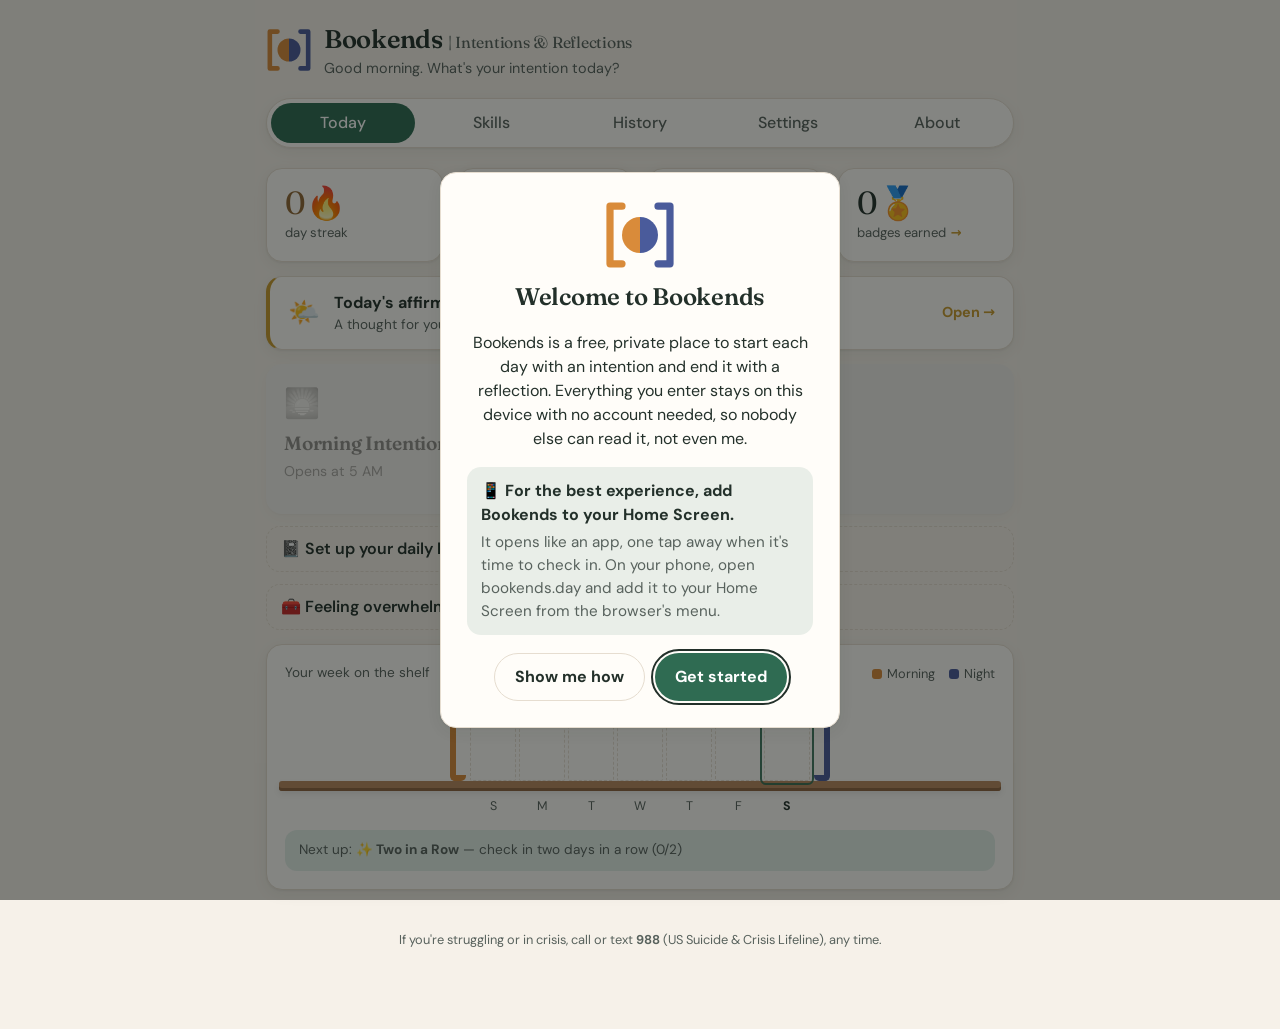
<file: index.html>
<!DOCTYPE html>
<html lang="en">
<head>
<meta charset="UTF-8">
<meta name="viewport" content="width=device-width, initial-scale=1">
<meta name="text-scale" content="scale">
<title>Bookends | Intentions &amp; Reflections</title>
<meta name="description" content="Bookends: morning intentions and nightly reflections, one wellness check-in at a time.">
<link rel="icon" href="/favicon.ico" sizes="48x48">
<link rel="icon" href="/favicon.svg" type="image/svg+xml">
<link rel="apple-touch-icon" href="/apple-touch-icon.png">
<link rel="manifest" href="/site.webmanifest">
<meta name="theme-color" content="#2f6b52">
<link rel="preload" href="fonts/dm-sans.woff2" as="font" type="font/woff2" crossorigin>
<link rel="preload" href="fonts/fraunces-opsz.woff2" as="font" type="font/woff2" crossorigin>
<style>
/* Self-hosted fonts (SIL Open Font License, see fonts/LICENSE-*). Variable weight, Latin subset. */
@font-face{font-family:"DM Sans";src:url("fonts/dm-sans.woff2") format("woff2");font-weight:100 1000;font-style:normal;font-display:swap}
@font-face{font-family:"Fraunces";src:url("fonts/fraunces-opsz.woff2") format("woff2");font-weight:100 900;font-style:normal;font-display:swap}
</style>
<link rel="stylesheet" href="css/styles.css?v=76">
</head>
<body>
<canvas id="confetti" aria-hidden="true"></canvas>
<div class="wrap">
  <header class="top">
    <div class="brand">
      <svg class="mark" viewBox="60 50 120 120" role="img" aria-label="Bookends logo">
        <path d="M90 62H70V158H90" fill="none" stroke="var(--morning)" stroke-width="12" stroke-linecap="round" stroke-linejoin="round"/>
        <path d="M150 62H170V158H150" fill="none" stroke="var(--night)" stroke-width="12" stroke-linecap="round" stroke-linejoin="round"/>
        <path d="M120 80A30 30 0 0 0 120 140Z" fill="var(--morning)"/><path d="M120 80A30 30 0 0 1 120 140Z" fill="var(--night)"/>
      </svg>
      <div>
      <h1>Bookends <span class="h1-sub"><span class="pipe">| </span>Intentions &amp; Reflections</span></h1>
      <div class="sub" id="greeting">Wellness check-ins, morning and night</div>
      </div>
    </div>
  </header>
  <nav class="tabs" id="tabs">
    <button data-v="today" class="on">Today</button>
    <button data-v="skills">Skills</button>
    <button data-v="history">History</button>
    <button data-v="settings">Settings</button>
    <button data-v="about">About</button>
  </nav>
  <main id="app"><div class="loading">Loading your check-ins…</div></main>
  <footer class="help">If you're struggling or in crisis, call or text <b>988</b> (US Suicide &amp; Crisis Lifeline), any time.</footer>
</div>

<script src="js/app.js?v=122"></script>
</body>
</html>
</file>
<file: css/styles.css>
/* =========================================================
   THEME — tweak colors here
   ========================================================= */
:root{
  --wood:#b98a5e; --wood-dark:#8f6440;
  --bg:#f6f1e9; --card:#fffdf9; --ink:#23302a; --muted:#58625d; --line:#e6ddd0;
  --accent:#2f6b52; --accent-soft:#e3efe8; --morning:#d98b3a; --morning-soft:#fbeedd;
  --night:#4a5b9b; --night-soft:#e6e9f6; --gold:#c99a2e; --danger:#b4493c;
  --radius:16px; --shadow:0 1px 2px rgba(35,48,42,.06),0 4px 16px rgba(35,48,42,.06);
}
@media (prefers-color-scheme:dark){:root{
  --wood:#7a5a3c; --wood-dark:#553d28;
  --bg:#151a18; --card:#1e2522; --ink:#e9ece8; --muted:#9aa5a0; --line:#2e3833;
  --accent:#6fc19a; --accent-soft:#22362d; --morning:#f0a85a; --morning-soft:#3a2c1c;
  --night:#9aaaf0; --night-soft:#252b45; --gold:#e6bd55; --danger:#e07a6c;
  --shadow:0 1px 2px rgba(0,0,0,.3),0 4px 16px rgba(0,0,0,.25);
}}
*{box-sizing:border-box}
/* Text size follows the person's device setting: rem everywhere, root left at the browser's size
   (Chrome on Android scales it via <meta name="text-scale">; Firefox does it on its own). */
:root{font-size:100%}
/* iPhone and iPad: use the Dynamic Type size from Settings → Display & Brightness → Text Size */
@supports (font:-apple-system-body) and (-webkit-touch-callout:default){:root{font:-apple-system-body}}
body{margin:0;background:var(--bg);color:var(--ink);font:1rem/1.5 "DM Sans",system-ui,sans-serif;-webkit-font-smoothing:antialiased}
h1,h2,h3{font-family:Fraunces,Georgia,serif;font-weight:600;margin:0;letter-spacing:-.01em}
button{font:inherit;color:inherit;cursor:pointer}
.wrap{max-width:780px;margin:0 auto;padding:20px 16px 80px}
header.top{display:flex;align-items:center;justify-content:space-between;gap:12px;margin-bottom:18px}
header.top h1{font-size:1.6rem}
.h1-sub{font-weight:400;color:var(--muted);font-variation-settings:"opsz" 28} /* keep the swoopy ampersand at small sizes too */
@media(max-width:560px){.h1-sub{display:block;font-size:1rem}.h1-sub .pipe{display:none}}
.brand{display:flex;align-items:center;gap:12px}
.brand .mark{width:46px;height:46px;flex:none}
header.top .sub{color:var(--muted);font-size:.9rem}
nav.tabs{display:flex;gap:4px;background:var(--card);border:1px solid var(--line);border-radius:999px;padding:4px;margin-bottom:20px;box-shadow:var(--shadow)}
nav.tabs button{flex:1;border:0;background:none;padding:8px 10px;border-radius:999px;font-weight:500;color:var(--muted)}
nav.tabs button.on{background:var(--accent);color:#fff}
.card{background:var(--card);border:1px solid var(--line);border-radius:var(--radius);padding:18px;box-shadow:var(--shadow)}
.grid{display:grid;gap:14px}
.stats{grid-template-columns:repeat(4,1fr)}
@media(max-width:560px){.stats{grid-template-columns:repeat(2,1fr)}}
.stat .n{font-family:Fraunces,serif;font-size:2rem;line-height:1}
.stat .l{color:var(--muted);font-size:.82rem;margin-top:4px}
.stat.streak .n{color:var(--morning)}
.checkins{grid-template-columns:1fr 1fr;margin-top:14px}
@media(max-width:560px){.checkins{grid-template-columns:1fr}}
.ci{border:0;text-align:left;display:flex;flex-direction:column;gap:6px;min-height:150px;position:relative;overflow:hidden}
.ci.morning{background:var(--morning-soft)} .ci.night{background:var(--night-soft)}
.ci .ico{font-size:1.8rem}
.ci .ci-title{font-family:Fraunces,Georgia,serif;font-weight:600;letter-spacing:-.01em;font-size:1.2rem;line-height:1.25;color:var(--ink)}
.ci .st{font-size:.88rem;color:var(--muted)}
.ci .go{margin-top:auto;font-weight:700;font-size:.9rem}
.ci.morning .go{color:var(--morning)} .ci.night .go{color:var(--night)}
.ci.closed{filter:grayscale(1);opacity:.5;cursor:not-allowed}
.ci.closed .go{color:var(--muted)}
.ci.past{opacity:.85}
.ci.done::after{content:"✓";position:absolute;top:14px;right:16px;width:28px;height:28px;border-radius:50%;background:var(--accent);color:#fff;display:grid;place-items:center;font-weight:700}
.week{display:flex;justify-content:space-between;margin-top:14px}
.day{display:flex;flex-direction:column;align-items:center;gap:6px;font-size:.78rem;color:var(--muted)}
.day.today .dl{color:var(--ink);font-weight:700}
.dots{display:flex;flex-direction:column;gap:3px}
.dot{width:26px;height:12px;border-radius:6px;background:var(--line)}
.dot.m.on{background:var(--morning)} .dot.n.on{background:var(--night)}
.section-title{display:flex;align-items:baseline;justify-content:space-between;margin:26px 0 10px}
.section-title h2{font-size:1.15rem}
.muted{color:var(--muted)}
.small{font-size:.85rem}
.note{font-size:.85rem;color:var(--muted);padding:10px 14px;border-radius:12px;background:var(--accent-soft);margin-top:14px}
.note.warn{background:var(--morning-soft)}

/* ---------- Form ---------- */
.form-head{display:flex;align-items:center;gap:12px;margin-bottom:6px}
.back{border:1px solid var(--line);background:var(--card);border-radius:999px;padding:6px 12px;font-size:.9rem}
.form-head h2{font-size:1.35rem;flex:1}
.datepick{border:1px solid var(--line);background:var(--card);color:var(--ink);border-radius:10px;padding:6px 8px;font:inherit;font-size:.9rem}
.progress{height:6px;border-radius:3px;background:var(--line);overflow:hidden;margin:12px 0 18px;position:sticky;top:0;z-index:2}
.progress i{display:block;height:100%;background:var(--accent);transition:width .3s}
.dim{margin-bottom:14px;border-left:4px solid var(--dc,var(--accent))}
.dim h3{font-size:1.05rem;display:flex;align-items:center;gap:8px;margin-bottom:12px}
.q{margin-top:14px}
.q:first-of-type{margin-top:0}
.q label.qt{display:block;font-weight:500;margin-bottom:8px}
.scale{display:flex;gap:8px}
.scale button{flex:1;border:1.5px solid var(--line);background:var(--bg);border-radius:12px;padding:10px 0;font-weight:700;font-size:1.05rem;transition:.15s}
.scale button:hover{border-color:var(--dc,var(--accent))}
.scale button.on{background:var(--dc,var(--accent));border-color:var(--dc,var(--accent));color:#fff;transform:translateY(-1px)}
.anchors{display:flex;justify-content:space-between;font-size:.78rem;color:var(--muted);margin-top:6px;gap:12px}
.anchors span:last-child{text-align:right}
textarea{width:100%;min-height:70px;resize:vertical;border:1.5px solid var(--line);background:var(--bg);color:var(--ink);border-radius:12px;padding:10px 12px;font:inherit}
textarea:focus{outline:none;border-color:var(--dc,var(--accent))}
.actions{display:flex;gap:10px;justify-content:flex-end;margin-top:18px;flex-wrap:wrap}
.btn{border:0;border-radius:999px;padding:11px 20px;font-weight:700;background:var(--accent);color:#fff}
.btn.ghost{background:none;border:1.5px solid var(--line);color:var(--ink)}
.btn.danger{background:none;border:1.5px solid var(--danger);color:var(--danger)}
.btn:disabled{opacity:.5;cursor:default}

.steps{display:flex;gap:6px;justify-content:space-between;margin:14px 0 6px}
.stepdot{flex:1;max-width:56px;aspect-ratio:1;border-radius:50%;border:2px solid var(--line);background:var(--card);font-size:1.1rem;display:grid;place-items:center;padding:0;opacity:.6;transition:.2s}
.stepdot.done{border-color:var(--dc);opacity:1;background:color-mix(in srgb,var(--dc) 14%,var(--card))}
.stepdot.cur{opacity:1;border-color:var(--dc);box-shadow:0 0 0 3px color-mix(in srgb,var(--dc) 30%,transparent);transform:scale(1.08)}
.stepcount{font-size:.8rem;color:var(--muted);text-align:center;margin-bottom:14px}
.step-in{animation:slideIn .28s ease-out}
.step-in.from-left{animation-name:slideInL}
@keyframes slideIn{from{opacity:0;transform:translateX(24px)}}
@keyframes slideInL{from{opacity:0;transform:translateX(-24px)}}
@media (prefers-reduced-motion:reduce){.step-in{animation:none}}
.dim textarea{min-height:120px}
.stepnav{align-items:center}
.linkbtn{border:0;background:none;color:var(--accent);font-size:.85rem;text-decoration:underline;padding:0}
@media(max-width:560px){.stepdot{font-size:.9rem;border-width:1.5px}.steps{gap:3px}}

/* ---------- Badges ---------- */
.badges{grid-template-columns:repeat(auto-fill,minmax(150px,1fr))}
.badge{text-align:center;padding:16px 12px}
.badge .em{font-size:2.2rem;width:64px;height:64px;margin:0 auto 8px;border-radius:50%;display:grid;place-items:center;background:var(--accent-soft)}
.badge.locked{opacity:.55}
.badge.locked .em{filter:grayscale(1);background:var(--line)}
.badge h3{margin:0;font-size:.95rem}
.badge p{margin:4px 0 0;font-size:.78rem;color:var(--muted)}
.badge .when{color:var(--accent);font-weight:500}
.bar{height:5px;border-radius:3px;background:var(--line);margin-top:8px;overflow:hidden}
.bar i{display:block;height:100%;background:var(--gold)}

/* ---------- History ---------- */
.cal{display:grid;grid-template-columns:repeat(7,1fr);gap:5px}
.cal .h{font-size:.72rem;color:var(--muted);text-align:center}
.cell{aspect-ratio:1;border-radius:6px;background:var(--line);display:flex;flex-direction:column;overflow:hidden;border:0;padding:0}
.cell .m,.cell .n{flex:1}
.cell .m.on{background:var(--morning)} .cell .n.on{background:var(--night)}
.cell.future{opacity:.3;cursor:default}
.cell.today{outline:2px solid var(--accent);outline-offset:1px}
.entry{display:flex;align-items:center;gap:12px;padding:12px 14px;border:1px solid var(--line);background:var(--card);border-radius:12px;width:100%;text-align:left;margin-bottom:8px}
.entry .tag{font-size:1.3rem}
.entry .t{flex:1}
.entry .avg{font-family:Fraunces,serif;font-size:1.2rem}
.day-entry{padding:12px 14px;margin-bottom:10px}
.de-head{display:flex;align-items:baseline;justify-content:space-between;gap:10px;width:100%;background:none;border:0;padding:2px 0 8px;font:inherit;color:var(--ink);cursor:pointer;text-align:left}
.de-head h3{font-size:1.05rem;margin:0}
.de-list{list-style:none;margin:0;padding:0;border-top:1px solid var(--line)}
.de-list li+li{border-top:1px dashed var(--line)}
.entry-row{display:flex;align-items:center;gap:10px;width:100%;padding:9px 2px;background:none;border:0;font:inherit;color:var(--ink);text-align:left}
button.entry-row{cursor:pointer}
button.entry-row:hover b{text-decoration:underline}
.er-time{flex:none;width:4.6rem;font-size:.88rem;color:var(--muted);font-variant-numeric:tabular-nums}
.er-ico{flex:none;font-size:1.1rem}
.er-text{flex:1;min-width:0}
.entry-row .avg{font-family:Fraunces,serif;font-size:1.1rem}
html.text-xl .er-time{width:auto}
.trend{display:grid;grid-template-columns:140px 1fr 40px;align-items:center;gap:10px;padding:6px 0;border-bottom:1px dashed var(--line);font-size:.9rem}
.trend:last-child{border:0}
.trend svg{width:100%;height:32px}
.legend{display:flex;gap:14px;font-size:.8rem;color:var(--muted);margin-top:10px}
.legend i{display:inline-block;width:10px;height:10px;border-radius:3px;margin-right:5px;vertical-align:-1px}

/* ---------- Modal / toast ---------- */
.modal-bg{position:fixed;inset:0;background:rgba(10,15,12,.5);display:grid;place-items:center;z-index:50;padding:16px;animation:fade .2s}
.modal{max-width:400px;width:100%;text-align:center;padding:26px}
.modal .big{font-size:3.4rem;animation:pop .5s cubic-bezier(.2,1.6,.4,1)}
.modal h2{margin:8px 0 4px}
.modal .list{display:flex;flex-direction:column;gap:10px;margin:16px 0;text-align:left}
.modal .list div{display:flex;gap:12px;align-items:center;padding:10px;border-radius:12px;background:var(--accent-soft)}
.modal .list .em{font-size:1.8rem}
@keyframes pop{from{transform:scale(.3);opacity:0}to{transform:scale(1);opacity:1}}
@keyframes fade{from{opacity:0}}
.toast{position:fixed;bottom:20px;left:50%;transform:translateX(-50%);background:var(--ink);color:var(--bg);padding:10px 18px;border-radius:999px;font-size:.9rem;z-index:60;animation:fade .2s}
.win{position:fixed;left:50%;bottom:20px;transform:translateX(-50%);width:min(520px,calc(100% - 24px));display:flex;gap:14px;align-items:center;z-index:58;animation:rise .35s cubic-bezier(.2,1.4,.4,1);cursor:pointer}
.win-em{font-size:2rem}
@keyframes rise{from{opacity:0;transform:translate(-50%,20px)}}
canvas#confetti{position:fixed;inset:0;pointer-events:none;z-index:55}
footer.help{margin-top:40px;font-size:.8rem;color:var(--muted);text-align:center}
.loading{text-align:center;padding:60px 0;color:var(--muted)}

/* ---------- Check-in pop-up ---------- */
body.noscroll{overflow:hidden}
.sheet-bg{position:fixed;inset:0;z-index:40;background:rgba(15,22,18,.48);display:grid;place-items:center;padding:24px;animation:fade .2s}
.sheet-bg.closing{animation:fadeOut .18s forwards}
.sheet{width:min(620px,100%);max-height:min(860px,calc(100vh - 48px));display:flex;flex-direction:column;background:var(--card);border-radius:22px;box-shadow:0 24px 60px rgba(0,0,0,.28);overflow:hidden;animation:popIn .28s cubic-bezier(.2,1.2,.4,1)}
.sheet-bg.closing .sheet{animation:popOut .18s forwards}
.sheet-head{display:flex;align-items:center;justify-content:space-between;gap:12px;padding:16px 18px 12px}
.sheet.morning .sheet-head{background:var(--morning-soft)} .sheet.night .sheet-head{background:var(--night-soft)}
.sheet-title{display:flex;align-items:center;gap:12px}
.sheet-ico{font-size:2rem;line-height:1}
.sheet-title h2{font-size:1.25rem}
.sheet-title .datepick{margin-top:4px;padding:3px 6px;font-size:.82rem;background:transparent}
.xbtn{border:0;background:rgba(0,0,0,.06);width:36px;height:36px;border-radius:50%;font-size:1rem;flex:none}
.xbtn:hover{background:rgba(0,0,0,.12)}
.sheet .steps{padding:12px 18px 4px;margin:0;border-bottom:1px solid var(--line)}
.sheet .stepdot{max-width:44px}
.sheet-body{flex:1;overflow-y:auto;padding:6px 22px 18px}
.sheet .stepcount{margin:8px 0 12px}
.sheet .dim{border-left:0;margin:0}
.sheet .dim h3{font-size:1.15rem;color:var(--dc)}
.sheet-foot{display:flex;gap:10px;justify-content:flex-end;align-items:center;padding:14px 18px;border-top:1px solid var(--line);background:var(--card)}
@keyframes popIn{from{opacity:0;transform:translateY(16px) scale(.97)}}
@keyframes popOut{to{opacity:0;transform:translateY(10px) scale(.98)}}
@keyframes fadeOut{to{opacity:0}}
@media(max-width:560px){
  .sheet-bg{padding:0;place-items:end stretch}
  .sheet{width:100%;max-height:94vh;border-radius:22px 22px 0 0;animation:slideUp .32s cubic-bezier(.2,1,.3,1)}
  .sheet-bg.closing .sheet{animation:slideDown .18s forwards}
  .sheet-body{padding:6px 16px 16px}
  .sheet-foot{padding:12px 16px calc(12px + env(safe-area-inset-bottom))}
  .sheet-foot .btn{padding:11px 16px}
}
@keyframes slideUp{from{transform:translateY(100%)}}
@keyframes slideDown{to{transform:translateY(100%)}}
@media (prefers-reduced-motion:reduce){.sheet,.sheet-bg{animation:none!important}}

/* ---------- Daily affirmation ---------- */
.aff{margin-top:14px;text-align:center;padding:22px 20px 14px;border-top:4px solid var(--gold)}
.aff.sugg{border-top-color:var(--accent)}
.aff-label{font-size:.82rem;font-weight:700;letter-spacing:.02em;color:var(--muted);display:flex;gap:8px;justify-content:center;align-items:center;flex-wrap:wrap}
.aff-area{font-weight:500;color:var(--dc);background:color-mix(in srgb,var(--dc) 12%,transparent);padding:2px 8px;border-radius:999px}
.aff-text{font-family:Fraunces,Georgia,serif;font-size:1.35rem;line-height:1.4;margin:14px auto 16px;max-width:30ch}
.aff-hint{color:var(--muted);font-size:.92rem;margin:10px auto 14px;max-width:40ch}
.aff-foot{display:flex;justify-content:center;align-items:center;gap:10px;margin-top:14px;font-size:.78rem;color:var(--muted)}
.aff-dots{display:inline-flex;gap:4px}
.aff-dots i{width:8px;height:8px;border-radius:50%;background:var(--line)}
.aff-dots i.on{background:var(--gold)}
.aff-break{background:var(--accent-soft);border-radius:14px;padding:14px 16px;max-width:44ch;margin:0 auto}
.aff-break p{margin:6px 0}
.aff-in .aff-text,.aff-in .aff-break{animation:fade .5s}
.note.nudge{margin:14px 0 0;background:var(--accent-soft);color:var(--ink)}
.note.holiday{margin:14px 0 0;background:var(--morning-soft);color:var(--ink)}
.aff-src{display:block;width:fit-content;margin:-6px auto 14px;font-size:.75rem;color:var(--muted);text-decoration:none;border-bottom:1px dotted var(--line)}
.aff-src:hover{color:var(--accent);border-bottom-color:var(--accent)}

/* ---------- About ---------- */
.about{display:grid;gap:14px}
.about h2{font-size:1.4rem;margin:6px 0 10px}
.about h3{font-size:1.1rem;margin-bottom:8px}
.about h2.sec{font-size:1.1rem;margin:0 0 8px}
.about p{margin:0 0 10px;line-height:1.65}
.about p:last-child{margin-bottom:0}
.about ul{margin:0 0 12px;padding-left:20px;line-height:1.65}
.about li{margin-bottom:6px}
.about a{color:var(--accent)}
.about-hero{text-align:left}
.about-hero .mark{width:54px;height:54px;display:block}
.about-care{background:var(--accent-soft);border-color:transparent}
@media(max-width:560px){nav.tabs button{padding:8px 4px;font-size:.88rem}}

/* ---------- Affirmation entry + pop-up ---------- */
.aff-entry{display:flex;align-items:center;gap:14px;width:100%;margin-top:14px;text-align:left;border-left:4px solid var(--gold);padding:14px 18px}
.aff-entry .ae-ico{font-size:1.6rem}
.aff-entry .ae-txt{flex:1;display:flex;flex-direction:column}
.aff-entry .ae-go{font-weight:700;font-size:.9rem;color:var(--gold)}
.aff-entry.done{border-left-color:var(--accent)}
.aff-entry.done .ae-go{color:var(--accent)}
.aff-entry:hover{border-color:var(--gold)}
.aff-sheet{max-width:560px}
.aff-sheet .sheet-head{background:color-mix(in srgb,var(--gold) 14%,var(--card))}
.aff-sheet .aff{box-shadow:none;border:0;border-top:0;margin:0;padding:18px 4px 6px}
.aff-sheet .sheet-body{padding-top:0}
/* ---------- Preferences ---------- */
.pref{display:flex;align-items:center;justify-content:space-between;gap:16px;padding:12px 0;border-top:1px solid var(--line);cursor:pointer}
.pref:first-of-type{border-top:0}
.pref>span{display:flex;flex-direction:column}
.pref.off{opacity:.5;cursor:default}
.switch{appearance:none;-webkit-appearance:none;width:46px;height:28px;border-radius:999px;background:var(--line);position:relative;cursor:pointer;flex:none;transition:background .2s;margin:0}
.switch::after{content:"";position:absolute;top:3px;left:3px;width:22px;height:22px;border-radius:50%;background:#fff;box-shadow:0 1px 3px rgba(0,0,0,.25);transition:transform .2s}
.switch:checked{background:var(--accent)}
.switch:checked::after{transform:translateX(18px)}
.switch:disabled{cursor:default}
.switch:focus-visible{outline:2px solid var(--accent);outline-offset:2px}
.pref-label{display:flex;flex-direction:column;margin:4px 0 10px}
.choices{display:grid;gap:8px}
.choice{display:flex;align-items:center;gap:12px;padding:12px 14px;border:1.5px solid var(--line);border-radius:14px;cursor:pointer;background:var(--bg);transition:.15s}
.choice:hover{border-color:var(--accent)}
.choice.on{border-color:var(--accent);background:var(--accent-soft)}
.choice input{accent-color:var(--accent);width:18px;height:18px;margin:0;flex:none}
.choice .c-ic{font-size:1.3rem}
.choice .c-t{display:flex;flex-direction:column}
.times{display:grid;gap:8px}
.time-row{display:flex;align-items:center;justify-content:space-between;gap:12px;padding:10px 14px;border:1.5px solid var(--line);border-radius:14px;background:var(--bg)}
.time-row select{font:inherit;color:var(--ink);background:var(--card);border:1.5px solid var(--line);border-radius:10px;padding:6px 10px;cursor:pointer}
.time-row select:focus{outline:none;border-color:var(--accent)}
.time-row .range{display:flex;align-items:center;gap:8px}
@media(max-width:560px){.time-row{flex-direction:column;align-items:flex-start}}
.time-row select{min-width:112px}

/* ---------- Bookshelf (last 7 days) ---------- */
.shelf-head{display:flex;justify-content:space-between;align-items:center;gap:10px;flex-wrap:wrap}
.shelf-head .legend{margin:0}
.shelf{display:flex;align-items:flex-end;gap:6px;margin-top:14px;padding:0 4px}
.books{flex:1;display:flex;align-items:flex-end;justify-content:space-between;gap:6px}
.book{flex:1;max-width:58px;border:0;padding:0;border-radius:5px 5px 2px 2px;overflow:hidden;display:flex;flex-direction:column;position:relative;cursor:pointer;
  background:var(--line);box-shadow:inset -3px 0 0 rgba(0,0,0,.08),inset 3px 0 0 rgba(255,255,255,.18);transition:transform .15s}
.book:hover{transform:translateY(-3px)}
.book .b-m,.book .b-n{flex:1;transition:background .2s}
.book .b-m.on{background:var(--morning)}
.book .b-n.on{background:var(--night)}
.book .b-m.on+.b-n.on{border-top:2px solid rgba(255,255,255,.55)}
.book:not(.empty)::before{content:"";position:absolute;left:18%;right:18%;top:12%;height:2px;background:rgba(255,255,255,.55);border-radius:1px}
.book:not(.empty)::after{content:"";position:absolute;left:18%;right:18%;bottom:12%;height:2px;background:rgba(255,255,255,.45);border-radius:1px}
.book.empty{background:transparent;border:1.5px dashed var(--line);box-shadow:none;opacity:.9}
.book.today{outline:2px solid var(--accent);outline-offset:2px}
.book.today .b-m::after{content:"";position:absolute;top:0;right:22%;width:7px;height:16px;background:var(--accent);clip-path:polygon(0 0,100% 0,100% 100%,50% 75%,0 100%)}
.bookend{width:16px;height:84px;flex:none;border:6px solid;border-radius:5px}
.bookend.l{border-color:var(--morning);border-right:0}
.bookend.r{border-color:var(--night);border-left:0}
.plank{height:10px;margin:0 -6px;border-radius:3px;background:var(--wood);box-shadow:inset 0 -3px 0 var(--wood-dark),0 3px 6px rgba(0,0,0,.08)}
.shelf-days{display:flex;justify-content:space-between;gap:6px;padding:6px 26px 0;font-size:.78rem;color:var(--muted)}
.shelf-days span{flex:1;max-width:58px;text-align:center}
.shelf-days .today{color:var(--ink);font-weight:700}
@media(max-width:560px){.books,.shelf-days{gap:4px}.bookend{width:12px;height:76px;border-width:5px}.shelf-days{padding:6px 20px 0}}
/* books sit close together, bookends hug the row */
.shelf{justify-content:center;gap:4px}
.books{flex:0 1 auto;justify-content:center;gap:3px}
.book{flex:0 1 50px;max-width:50px;min-width:30px}
.shelf-days{justify-content:center;gap:3px;padding:6px 0 0}
.shelf-days span{flex:0 1 50px;max-width:50px;min-width:30px}
@media(max-width:560px){.books,.shelf-days{gap:3px}.shelf-days{padding:6px 0 0}}
.book,.shelf-days span{flex:0 0 46px;width:46px;max-width:none;min-width:0}
@media(max-width:560px){.book,.shelf-days span{flex-basis:36px;width:36px}}
.day-list .go{cursor:pointer}
.day-list .go:hover{outline:1.5px solid var(--accent)}
.day-list .rest{background:var(--bg);opacity:.75}
.sheet-date{display:block;font-size:.85rem;color:var(--muted);margin-top:2px}

/* ---------- Day view ---------- */
.day-sheet{max-width:580px}
.day-sheet .sheet-head{background:color-mix(in srgb,var(--wood) 18%,var(--card))}
.day-sheet .sheet-body{padding-top:16px}
.day-sheet .sheet-foot{flex-wrap:wrap}
.hls{display:grid;gap:10px}
.hl{border-radius:14px;padding:14px 16px;background:var(--bg);border-left:4px solid var(--dc)}
.hl.morning{background:var(--morning-soft)} .hl.night{background:var(--night-soft)}
.hl-top{display:flex;justify-content:space-between;align-items:center;gap:10px}
.hl-kind{font-size:.78rem;font-weight:700;letter-spacing:.02em;color:var(--muted);text-transform:uppercase}
.hl-area{font-weight:700;margin:6px 0 2px;color:var(--dc)}
.hl-area .muted{font-weight:400}
.hl blockquote{font-family:Fraunces,Georgia,serif;font-size:1.12rem;line-height:1.45;margin:8px 0 0}
.rdots{display:inline-flex;gap:3px}
.rdots i{width:9px;height:9px;border-radius:50%;background:var(--line)}
.rdots i.on{background:var(--dc,var(--accent))}
.proud{margin-top:12px;padding:12px 14px;border-radius:12px;background:color-mix(in srgb,var(--gold) 16%,var(--card))}
.day-sheet h4{margin:18px 0 6px;font-size:.9rem}
.notes{list-style:none;margin:0;padding:0;display:grid;gap:8px}
.notes li{display:flex;flex-direction:column;padding:10px 12px;border:1px solid var(--line);border-radius:12px}
.notes .nl{font-size:.78rem;color:var(--muted);margin-bottom:2px}

/* ---------- Full day in History ---------- */
.full-link{display:block;margin:16px auto 0;font-size:.9rem}
.cell.sel{outline:2px solid var(--ink);outline-offset:1px}
.day-detail .dd-top{display:flex;justify-content:space-between;align-items:center;margin-bottom:6px}
.day-detail .dd-top h2{font-size:1.2rem}
.dd-block{margin-top:12px;padding:12px 14px;border-radius:14px}
.dd-block.morning{background:var(--morning-soft)} .dd-block.night{background:var(--night-soft)}
.dd-head{display:flex;justify-content:space-between;align-items:center}
.dd-head h3{font-size:1rem}
.dd-list{list-style:none;margin:8px 0 0;padding:0;display:grid;gap:8px}
.dd-list li{background:var(--card);border-radius:10px;padding:10px 12px;border-left:3px solid var(--dc)}
.dd-row{display:flex;justify-content:space-between;align-items:center;gap:10px}
.dd-area{font-weight:700;font-size:.9rem;color:var(--dc)}
.dd-q{font-size:.78rem;color:var(--muted);margin-top:6px}
.dd-a{margin-top:2px}
.stat-link{text-align:left;cursor:pointer;font:inherit;color:inherit;transition:transform .15s,border-color .15s}
.stat-link:hover{transform:translateY(-2px);border-color:var(--gold)}
.stat-link .go-arrow{color:var(--gold);font-weight:700;margin-left:2px}
.aff-nav{display:inline-flex;align-items:center;gap:6px}
.aff-dots .aff-dot{width:10px;height:10px;border-radius:50%;border:0;padding:0;background:var(--gold);opacity:.45;cursor:pointer;transition:transform .15s,opacity .15s}
.aff-dots .aff-dot.cur{opacity:1;transform:scale(1.25)}
.aff-dots .aff-dot:hover{opacity:.85}
.aff-arrow{border:1px solid var(--line);background:var(--card);width:26px;height:26px;border-radius:50%;line-height:1;font-size:1rem;color:var(--ink);padding:0}
.aff-arrow:disabled{opacity:.35;cursor:default}
.aff-pos{font-weight:500;color:var(--muted)}
.aff-foot{flex-wrap:wrap}

/* ---------- Badges in the day pop-up ---------- */
.day-badges{margin-top:14px;padding-top:12px;border-top:1px solid var(--line)}
.day-badges h4{margin:0 0 8px;font-size:.85rem;color:var(--muted)}
.mini-badges{display:flex;flex-wrap:wrap;gap:8px}
.mini-badge{position:relative;width:38px;height:38px;border-radius:50%;border:1.5px solid var(--line);background:var(--accent-soft);display:grid;place-items:center;padding:0;cursor:pointer;transition:transform .15s,border-color .15s}
.mini-badge .mb-em{font-size:1.15rem;line-height:1}
.mini-badge:hover,.mini-badge:focus-visible{transform:translateY(-2px);border-color:var(--gold);outline:none}
.float-tip{position:fixed;z-index:70;max-width:220px;padding:8px 10px;border-radius:10px;background:var(--ink);color:var(--bg);font-size:.78rem;line-height:1.35;
  box-shadow:0 6px 18px rgba(0,0,0,.22);opacity:0;pointer-events:none;transform:translateY(4px);transition:opacity .15s,transform .15s}
.float-tip.show{opacity:1;transform:translateY(0)}
.float-tip b{display:block;font-size:.82rem;margin-bottom:2px}
.float-tip::after{content:"";position:absolute;top:100%;left:var(--ax,50%);transform:translateX(-50%);border:6px solid transparent;border-top-color:var(--ink)}
.float-tip.below::after{top:auto;bottom:100%;border-top-color:transparent;border-bottom-color:var(--ink)}
.badge.focus{border-color:var(--gold);box-shadow:0 0 0 3px color-mix(in srgb,var(--gold) 35%,transparent);animation:badgePulse 1.4s ease-out 2}
@keyframes badgePulse{50%{transform:scale(1.04)}}
.ro-tag{font-weight:700;color:var(--muted)}
.scale button:disabled{cursor:default}
.scale button:disabled:not(.on){opacity:.45}
.scale button:disabled:hover{border-color:var(--line)}
.scale button.on:disabled{opacity:1}
textarea[readonly]{background:var(--card);border-style:dashed;cursor:default}
textarea[readonly]:focus{border-color:var(--line)}

/* Compact single-row stats on phones */
@media(max-width:560px){
  .stats{grid-template-columns:repeat(4,1fr);gap:6px}
  .stat{padding:9px 4px 8px;text-align:center;border-radius:12px}
  .stat .n{font-size:1.3rem;white-space:nowrap}
  .stat .l{font-size:.68rem;margin-top:3px;line-height:1.2}
  .stat-link{text-align:center}
  .stat-link:hover{transform:none}
  .hide-sm{display:none}
}
/* Compact check-in cards on phones, side by side, so the shelf fits on screen */
@media(max-width:560px){
  .checkins{grid-template-columns:1fr 1fr;gap:8px;margin-top:10px}
  .ci{min-height:0;padding:12px;gap:3px;border-radius:14px}
  .ci .ico{font-size:1.25rem}
  .ci .ci-title{font-size:.95rem;line-height:1.2}
  .ci .st{font-size:.74rem;line-height:1.3}
  .ci .go{font-size:.78rem;margin-top:4px}
  .ci.done::after{top:10px;right:10px;width:22px;height:22px;font-size:.8rem}
  .checkins + .card{margin-top:10px !important;padding:14px}
  .shelf{margin-top:10px}
}
.about-free{border-left:4px solid var(--gold)}
.about ol{margin:0 0 12px;padding-left:22px;line-height:1.65}
.about ol li{margin-bottom:6px}
.about-pro{border-left:4px solid var(--night)}
.about-share{border-left:4px solid var(--accent)}
.share-opts{display:grid;gap:8px;margin:10px 0 4px}

/* About cards: each gets its own accent color */
.about .card{border-left:4px solid var(--ac,var(--line))}
.about .card h2,.about .card h3{color:var(--ac,var(--ink))}
.about-hero{--ac:var(--morning)}
.about-name{--ac:#8a6bb8}
.about-how{--ac:#3f8f9b}
.about-free{--ac:var(--gold)}
.about-pro{--ac:var(--night)}
.about-share{--ac:#c0604d}
.about-privacy{--ac:#a0607a}
.about-home{--ac:#4a6fb5}
.about-source{--ac:#5d6b64}
.src-link{display:inline-block;text-decoration:none;margin-top:2px}
.about-care{--ac:var(--accent);border-color:transparent;border-left-color:var(--accent)}
@media (prefers-color-scheme:dark){.about-name{--ac:#b49ae0}.about-how{--ac:#6cc0cc}.about-privacy{--ac:#d89ab4}.about-share{--ac:#e8907e}.about-home{--ac:#8fa7e0}.about-source{--ac:#a9b6af}}

/* About: jump links + section anchors */
.about .card{scroll-margin-top:16px}
.about-toc{display:flex;flex-direction:column;gap:8px;border-left-color:var(--line) !important}
.toc-links{display:flex;flex-wrap:wrap;gap:6px}
.toc-links a{font-size:.82rem;text-decoration:none;color:var(--ink);background:var(--bg);border:1px solid var(--line);border-radius:999px;padding:4px 10px}
.toc-links a:hover{border-color:var(--accent);color:var(--accent)}
.about .anchor{margin-left:8px;font-family:"DM Sans",system-ui,sans-serif;font-weight:500;font-size:.85em;color:var(--muted);text-decoration:none;opacity:0;transition:opacity .15s}
.about h2:hover .anchor,.about h3:hover .anchor,.about .anchor:focus{opacity:1}
@media(hover:none){.about .anchor{opacity:.5}}
.about .card.flash{animation:flash 1.2s ease-out}
@keyframes flash{0%{box-shadow:0 0 0 4px color-mix(in srgb,var(--ac,var(--accent)) 45%,transparent)}100%{box-shadow:var(--shadow)}}
.howto{display:grid;grid-template-columns:1fr 1fr;gap:12px;margin:6px 0 12px}
.howto-col{background:var(--bg);border-radius:12px;padding:12px 14px}
.howto-col h3{margin:0 0 6px;font-size:.92rem;color:var(--ink)!important}
.howto-col ol{margin:0;padding-left:20px;font-size:.92rem}
@media(max-width:560px){.howto{grid-template-columns:1fr}}

/* Writing help: tap-to-add ideas */
.ideas{display:flex;flex-wrap:wrap;align-items:center;gap:6px;margin-top:8px}
.ideas-label{font-size:.75rem;font-weight:700;color:var(--muted);text-transform:uppercase;letter-spacing:.04em;margin-right:2px}
.idea,.idea-more{border:1.5px solid var(--line);background:var(--card);color:var(--ink);border-radius:999px;padding:5px 11px;font:inherit;font-size:.85rem;line-height:1.3;text-align:left;cursor:pointer}
.idea:hover{border-color:var(--dc,var(--accent))}
.idea.on{background:color-mix(in srgb,var(--dc,var(--accent)) 14%,var(--card));border-color:var(--dc,var(--accent))}
.idea-more{border-style:dashed;color:var(--muted)}

/* Feelings wheel */
.wheel-toggle{display:inline-flex;align-items:center;gap:6px;border:1.5px solid var(--dc,var(--accent));background:color-mix(in srgb,var(--dc,var(--accent)) 10%,var(--card));color:var(--ink);border-radius:999px;padding:7px 14px;font:inherit;font-size:.9rem;font-weight:600;margin:2px 0 10px;cursor:pointer}
.wheel-panel{border:1.5px solid var(--line);border-radius:14px;padding:12px;margin-bottom:10px;background:var(--bg)}
.wheel-wrap{display:flex;gap:14px;align-items:flex-start}
.wheel{width:12.5rem;max-width:100%;flex:none}
.wedge{cursor:pointer;transition:transform .15s}
.wedge path{stroke:var(--bg);stroke-width:2}
.wedge text{fill:#fff;font:700 11px "DM Sans",system-ui,sans-serif;pointer-events:none}
.wedge:not(.on) path{opacity:.82}
.wedge:focus{outline:none}.wedge:focus-visible path{stroke:var(--ink)}
.wheel-hub{fill:var(--card)}
.hub-n{fill:var(--ink);font:700 18px "DM Sans",system-ui,sans-serif}
.hub-t{fill:var(--muted);font:500 10px "DM Sans",system-ui,sans-serif}
.wheel-side{flex:1;min-width:0;display:flex;flex-direction:column;gap:8px}
.feel-list,.feel-chosen{display:flex;flex-wrap:wrap;gap:6px}
.feel{border:1.5px solid var(--fc,var(--line));background:var(--card);color:var(--ink);border-radius:999px;padding:5px 11px;font:inherit;font-size:.85rem;cursor:pointer}
.feel.on{background:var(--fc,var(--dc,var(--accent)));border-color:var(--fc,var(--dc,var(--accent)));color:#fff}
.feel-chosen{border-top:1px dashed var(--line);padding-top:8px}
.feel-chosen .feel{--fc:var(--dc,var(--accent))}
@media (max-width:560px){.wheel-wrap{flex-direction:column;align-items:center}.wheel{width:12rem}.wheel-side{width:100%}}

/* Color-blind friendly mode (Settings → Display). Okabe & Ito based palette, plus non-color cues. */
html.cvd{
  --accent:#00785a; --accent-soft:#dcefe8; --morning:#c77800; --morning-soft:#fbeccc;
  --night:#0072b2; --night-soft:#dcebf5; --gold:#a87d00; --danger:#b84a00;
}
@media (prefers-color-scheme:dark){html.cvd{
  --accent:#3cc39a; --accent-soft:#183a30; --morning:#e69f00; --morning-soft:#3a2c10;
  --night:#56b4e9; --night-soft:#16303f; --gold:#f0c43a; --danger:#f08a4b;
}}
/* Night marks get diagonal stripes so morning and night differ by more than color */
html.cvd .dot.n.on,html.cvd .cell .n.on,html.cvd .book .b-n.on,html.cvd .legend .lg-n{background-image:repeating-linear-gradient(135deg,rgba(255,255,255,.38) 0 2px,transparent 2px 5px)}
html.cvd .ln-night{stroke-dasharray:4 3}
/* Answered steps get a check mark */
html.cvd .stepdot{position:relative}
html.cvd .stepdot.done::after{content:"✓";position:absolute;right:-3px;bottom:-3px;width:.95rem;height:.95rem;border-radius:50%;background:var(--ink);color:var(--card);font-size:.62rem;line-height:.95rem;text-align:center;font-weight:700}

/* ---------- Accessibility ---------- */
/* Colored text is mixed toward the ink color so it keeps enough contrast in light and dark mode */
.sheet .dim h3{color:color-mix(in srgb,var(--dc) 60%,var(--ink))}
.about .card h2,.about .card h3{color:color-mix(in srgb,var(--ac,var(--ink)) 60%,var(--ink))}
.stat.streak .n{color:color-mix(in srgb,var(--morning) 60%,var(--ink))}
.ci.morning .go{color:color-mix(in srgb,var(--morning) 52%,var(--ink))} .ci.night .go{color:color-mix(in srgb,var(--night) 70%,var(--ink))}
.badge .when{color:color-mix(in srgb,var(--accent) 80%,var(--ink))}
/* In dark mode the accent is light, so text on it is dark */
@media (prefers-color-scheme:dark){
  nav.tabs button.on,.btn,.ci.done::after{color:#0f1f18}
  .btn.ghost{color:var(--ink)} .btn.danger{color:var(--danger)}
}
/* Visible keyboard focus everywhere */
:focus-visible{outline:2px solid var(--ink);outline-offset:2px}
.sheet:focus,.modal:focus{outline:none}
.sr-only{position:absolute;width:1px;height:1px;padding:0;margin:-1px;overflow:hidden;clip:rect(0,0,0,0);white-space:nowrap;border:0}
@media (prefers-reduced-motion:reduce){*{scroll-behavior:auto!important}.wedge,.idea,.stepdot{transition:none!important}}
.feel.on{background:color-mix(in srgb,var(--fc,var(--dc,var(--accent))) 72%,#111);border-color:color-mix(in srgb,var(--fc,var(--dc,var(--accent))) 72%,#111)}
/* Reminders */
.rem-list{display:grid;gap:10px;margin-top:10px}
.rem-row{display:flex;align-items:center;gap:12px;flex-wrap:wrap}
.rem-row .btn{flex:none}
.rem-row .small{flex:1;min-width:180px}

/* ---------- Larger text sizes (html.text-l / html.text-xl are set in app.js from the root font size) ---------- */
/* Display headings grow less than body text, like large titles on iPhone */
header.top h1{font-size:min(1.6rem,9vw)}
.sheet-title h2{font-size:min(1.25rem,7.5vw)}
@media(min-width:561px){.stat .n{font-size:min(2rem,10vw)}}
.xbtn{width:max(36px,2.2rem);height:max(36px,2.2rem)}
html.text-l nav.tabs{flex-wrap:wrap;border-radius:20px}
html.text-l nav.tabs button{flex:1 1 auto;padding:6px 10px}
html.text-l .stats{grid-template-columns:repeat(2,1fr)!important}
html.text-l .stat .n{font-size:min(1.6rem,9vw);white-space:nowrap}
html.text-l .checkins{grid-template-columns:1fr!important}
html.text-l .btn{white-space:normal;border-radius:18px;text-align:center}
html.text-l .sheet-foot{flex-wrap:wrap}
html.text-l .sheet-foot .btn{flex:1 1 auto}
html.text-l .sheet .steps{overflow-x:auto;justify-content:flex-start;scrollbar-width:none}
html.text-l .stepdot{flex:none}
html.text-l .time-row{flex-direction:column;align-items:stretch}
html.text-l .time-row select{max-width:100%}
html.text-l .rem-row .btn{flex:1 1 100%}
html.text-xl header.top{flex-wrap:wrap}
html.text-xl .sheet-ico{display:none}
html.text-xl .stats{grid-template-columns:1fr!important}
html.text-xl .stat{display:flex;align-items:center;gap:10px;text-align:left}
html.text-xl .sheet-foot .btn{flex:1 1 100%}
html.text-xl .shelf .book{min-width:0}
html.text-xl .time-row .range{flex-wrap:wrap}
.h1-sub{font-size:min(1rem,6vw)}
.sheet .steps{flex:none}
.legend{flex-wrap:wrap;row-gap:4px}
.grid>*,.card{min-width:0}
html.text-xl body{overflow-wrap:anywhere;hyphens:auto}
html.text-xl .time-row .range{width:100%}
html.text-xl .time-row select{min-width:0;width:100%;flex:none}
html.text-xl .time-row .range select{width:auto;flex:1 1 5rem}
html.text-xl .pref{flex-wrap:wrap}
html.text-l .badges{grid-template-columns:1fr!important}
.badge .em{max-width:100%}
.badge .em{font-size:min(2.2rem,12vw);width:min(4rem,22vw);height:min(4rem,22vw)}

/* ---------- Skills ---------- */
.skills-intro h2{margin-bottom:6px}
.skill-crisis{margin:10px 0 0}
.skill-group{margin-top:18px}
.skill-group h3{font-size:1.05rem;margin:0 0 8px}
.skill-grid{grid-template-columns:repeat(auto-fill,minmax(min(14rem,100%),1fr));gap:10px}
.skill-card{border:0;text-align:left;display:flex;flex-direction:column;gap:4px;cursor:pointer;font:inherit;color:var(--ink)}
.skill-card:hover{box-shadow:0 0 0 2px var(--accent)}
.skill-name{font-family:Fraunces,Georgia,serif;font-weight:600;font-size:1.1rem}
.skill-card .skill-name{display:flex;justify-content:space-between;align-items:baseline;gap:8px}
.skill-card .go{font-weight:700;color:color-mix(in srgb,var(--accent) 80%,var(--ink));flex:none;transition:transform .15s}
.skill-card:hover .go,.skill-card:focus-visible .go{transform:translateX(3px)}
@media (prefers-reduced-motion:reduce){.skill-card .go{transition:none}}
.helped-chip{align-self:flex-start;margin-top:4px;font-size:.8rem;font-weight:700;padding:2px 9px;border-radius:999px;background:color-mix(in srgb,var(--accent) 14%,transparent);color:var(--ink)}
.helped-group > p{margin:-4px 0 8px}
.skill-note{max-width:24rem;margin:18px auto 0;text-align:left}
.skill-note label{display:block;font-weight:700;margin-bottom:6px}
.skill-note p{margin:6px 0 0}
.er-note{display:block;margin-top:3px;font-size:.92rem;color:var(--muted);white-space:pre-wrap;overflow-wrap:anywhere}
.skill-row{align-items:flex-start}
.skill-row .er-time,.skill-row .er-ico{padding-top:2px}
.skills-more{margin-top:18px}
.skills-more a{color:inherit}
.skill-sheet .sheet-head{background:color-mix(in srgb,var(--accent) 12%,var(--card))}
.skill-when{margin:4px 0 14px}
.skill-step{text-align:center;padding:10px 4px}
.skill-rate{display:flex;flex-direction:column;gap:10px;max-width:18rem;margin:18px auto 4px}
.skill-rate .btn{width:100%;justify-content:center}
.sk-tags{list-style:none;margin:0;padding:0;display:flex;flex-wrap:wrap;gap:6px}
.sk-tag{font-size:.88rem;font-weight:600;padding:4px 11px;border-radius:999px;background:color-mix(in srgb,var(--accent) 16%,transparent);color:var(--ink)}
.sk-tag.little{background:transparent;box-shadow:inset 0 0 0 1.5px color-mix(in srgb,var(--accent) 45%,transparent)}
.skill-step h3{font-size:1.25rem;margin:6px 0}
.skill-step p{font-size:1.05rem;line-height:1.55;margin:0 auto;max-width:32em}
.skill-key{display:inline-grid;place-items:center;min-width:2.4rem;height:2.4rem;padding:0 .5rem;border-radius:12px;background:var(--accent-soft);color:color-mix(in srgb,var(--accent) 70%,var(--ink));font-family:Fraunces,Georgia,serif;font-weight:700;font-size:1.15rem}
.skill-key.big{min-width:3.4rem;height:3.4rem;font-size:1.7rem;border-radius:16px}
.skill-dots{display:flex;gap:6px;justify-content:center;margin-top:14px}
.skill-dots span{width:8px;height:8px;border-radius:50%;background:var(--line)}
.skill-dots span.on{background:var(--accent)}
.skill-steps{list-style:none;padding:0;margin:0;display:grid;gap:12px}
.skill-steps li{display:flex;gap:12px;align-items:flex-start}
.skill-steps p{margin:2px 0 0}
.skill-link{display:block;width:100%;margin-top:12px;border:1.5px dashed var(--line);background:transparent;color:var(--ink);border-radius:14px;padding:10px 14px;font:inherit;font-weight:600;text-align:left;cursor:pointer}
.skill-link:hover{border-color:var(--accent)}
.skill-nudge{margin-top:12px;display:flex;flex-direction:column;align-items:stretch;gap:10px;background:color-mix(in srgb,var(--accent) 8%,var(--card))}
.skill-nudge .skill-crisis{margin:0}
.skill-nudge-actions{display:flex;flex-wrap:wrap;align-items:center;gap:8px 12px}
.skill-nudge-actions .btn{white-space:nowrap}
.skill-nudge-actions .linkbtn{white-space:nowrap}
@media(max-width:560px){.skill-link{margin-top:10px;padding:9px 12px;font-size:.92rem}}
.skill-sheet a,.skills-more a{color:inherit;text-decoration:underline}
#badges{scroll-margin-top:14px}
.trend.overall{font-weight:700;border-bottom:1px solid var(--line);padding-bottom:10px;margin-bottom:4px}
.skill-log{list-style:none;margin:0;padding:0;display:grid;gap:8px}
.skill-log li{padding:10px 12px;border-radius:12px;background:color-mix(in srgb,var(--ink) 4%,transparent)}
.skill-log li.good{background:color-mix(in srgb,var(--accent) 10%,transparent)}
.sl-top{display:grid;grid-template-columns:4.6rem 1fr;align-items:baseline;column-gap:10px;row-gap:2px}
.sl-time{font-size:.88rem;color:var(--muted);font-variant-numeric:tabular-nums}
.sl-name{min-width:0}
.sl-res{grid-column:2;font-size:.88rem;color:var(--muted)}
.sl-note{margin:6px 0 0 calc(4.6rem + 10px);white-space:pre-wrap;overflow-wrap:anywhere;font-size:.95rem}
html.text-xl .sl-top{grid-template-columns:1fr}html.text-xl .sl-res{grid-column:1}html.text-xl .sl-note{margin-left:0}
.write-closed{margin-top:14px}
.write-closed .qt{display:block;margin-bottom:10px}
.write-toggle{display:inline-flex;align-items:center;gap:6px;font:inherit;font-weight:600;padding:10px 16px;border-radius:999px;border:1.5px dashed color-mix(in srgb,var(--dc,var(--accent)) 55%,transparent);background:transparent;color:var(--ink);cursor:pointer}
.write-toggle:hover{background:color-mix(in srgb,var(--dc,var(--accent)) 8%,transparent)}
.write-toggle .muted{font-weight:400}
.write-hide-row{text-align:right;margin-top:6px}
.welcome-home{display:flex;flex-direction:column;gap:4px;text-align:left;margin:14px 0 4px;padding:12px 14px;border-radius:14px;background:color-mix(in srgb,var(--accent) 10%,transparent)}
.welcome-home span{font-size:.95rem;color:var(--muted)}
.welcome-mark{display:block;width:72px;height:72px;margin:0 auto 6px}
.badge-intro{display:flex;flex-direction:column;gap:4px;text-align:left;margin:4px 0 14px;padding:12px 14px;border-radius:14px;background:color-mix(in srgb,var(--accent) 10%,transparent)}
.badge-intro span{font-size:.95rem;color:var(--muted)}
.badge-day-list{list-style:none;margin:0;padding:0;display:grid;gap:8px}
.bd-row{display:flex;align-items:center;gap:12px;width:100%;padding:10px 12px;border:0;border-radius:12px;background:color-mix(in srgb,var(--accent) 8%,transparent);font:inherit;color:var(--ink);text-align:left;cursor:pointer}
.bd-row:hover b{text-decoration:underline}
.bd-em{font-size:1.6rem;flex:none}
.bd-text{display:flex;flex-direction:column;gap:2px;min-width:0}
.de-visits{margin:8px 0 0;padding-top:8px;border-top:1px dashed var(--line)}
.de-list+.de-visits{margin-top:0}
.dd-visits{margin:-6px 0 12px}
.share-note{display:flex;flex-direction:column;gap:6px;margin:12px 0 4px;padding:12px 14px;border-radius:14px;background:color-mix(in srgb,var(--accent) 9%,transparent);font-size:.92rem}
.share-note span{color:var(--muted)}
.share-note span b{color:var(--ink)}
.wheel-q{margin-top:14px}
.wheel-q+.write-closed{margin-top:10px}
.suggest{display:flex;flex-direction:column;gap:6px;text-align:left;margin:14px 0 6px;padding:14px;border-radius:14px;background:color-mix(in srgb,var(--accent) 9%,transparent)}
.suggest-list{display:grid;gap:8px;margin-top:6px}
.suggest-skill{display:flex;flex-direction:column;gap:2px;width:100%;padding:10px 12px;border:1px solid var(--line);border-radius:12px;background:var(--card);font:inherit;color:var(--ink);text-align:left;cursor:pointer}
.suggest-skill:hover .sg-name{text-decoration:underline}
.sg-name{font-weight:700}
.sg-why{font-size:.8rem;font-weight:600;color:var(--muted)}
.suggest .skill-crisis{margin:6px 0 0}

/* Daily log */
.skill-link.done{border-style:solid}
.skill-link.done .muted{font-weight:500}
.skill-link+.log-support{margin-top:8px}
.log-sheet .sheet-body{padding-bottom:20px}
.log-sec{--dc:var(--accent)}
.log-sec-head{display:flex;align-items:baseline;justify-content:space-between;gap:10px}
.log-sec-head h3{margin:0}
.log-sec>p{margin:4px 0 4px}
.log-item{margin:18px 0 0}
.log-item-label{margin-bottom:8px;font-weight:500}
.log-item-label .small{font-weight:400}
.log-chips,.log-yn,.log-checks,.log-skill-chips{display:flex;flex-wrap:wrap;gap:6px}
.log-chip{min-width:2.4rem;min-height:2.4rem;padding:0 8px;border-radius:10px;border:1px solid var(--line);background:var(--card);color:var(--ink);font:inherit;font-weight:600;cursor:pointer}
.log-chip.wide{padding:6px 12px;min-width:0;font-weight:500}
.log-chip.on{background:var(--accent);border-color:var(--accent);color:#fff}
.log-chip:disabled{cursor:default;opacity:.75}
.log-chip.on:disabled{opacity:1}
.log-sub{margin:8px 0 0;display:flex;flex-direction:column;gap:6px}
.log-field{display:flex;flex-direction:column;gap:4px;margin:8px 0}
.log-field input{font:inherit;padding:9px 12px;border:1px solid var(--line);border-radius:10px;background:var(--card);color:var(--ink)}
.log-add-skill{font:inherit;padding:6px 10px;border:1px dashed var(--line);border-radius:10px;background:transparent;color:var(--ink)}
.log-target{padding:10px 12px;border-radius:12px;background:color-mix(in srgb,var(--accent) 6%,transparent)}
.log-support{margin:12px 0 0;padding:12px 14px;border-radius:12px;background:color-mix(in srgb,#c0392b 10%,var(--card));border:1px solid color-mix(in srgb,#c0392b 35%,transparent)}
.log-support p{margin:0 0 6px}
.log-support p:last-child{margin:0}
.log-h{margin:18px 0 4px;font-size:1.02rem}
.log-setup-item{align-items:flex-start}
.log-privacy{margin-top:14px}
.log-sum{margin:0;display:grid;gap:6px}
.log-sum div{display:flex;flex-wrap:wrap;gap:2px 10px}
.log-sum dt{font-weight:600}
.log-sum dd{margin:0;color:var(--muted)}
.log-tb-wrap{margin:-2px 0 10px;padding:10px 12px;border-radius:12px;background:color-mix(in srgb,var(--accent) 6%,transparent)}
.log-tb-list{list-style:none;margin:0 0 8px;padding:0;display:grid;gap:6px}
.log-tb{display:flex;align-items:center;gap:10px;padding:8px 10px;border-radius:10px;background:var(--card);border:1px solid var(--line)}
.log-tb.off .log-tb-name{color:var(--muted);text-decoration:line-through}
.log-tb-name{flex:1;min-width:0;font-weight:600;overflow-wrap:anywhere}
.log-tb-switch{display:flex;align-items:center}
.log-tb-del{color:var(--muted)}
.log-tb-add-btns{display:flex;align-items:center;gap:12px}
.log-steps .stepdot{--dc:var(--accent)}
.log-sheet .sheet-head{background:var(--accent-soft)}
.log-q{font-size:.92rem}
.log-sub .scale,.log-sub .anchors{width:100%}
.log-scale.log-yn button{font-size:1rem;font-weight:600}
.log-target .log-item-label{font-weight:700}
.log-checklist{display:grid;gap:8px}
.log-check{display:flex;align-items:center;gap:12px;width:100%;text-align:left;padding:11px 14px;border:1.5px solid var(--line);border-radius:12px;background:var(--bg);color:var(--ink);font:inherit;cursor:pointer;transition:.15s}
.log-check:hover{border-color:var(--accent)}
.log-box{flex:none;width:1.35rem;height:1.35rem;border:2px solid var(--muted);border-radius:6px;display:grid;place-items:center;font-size:.9rem;font-weight:800;line-height:1;color:#fff}
.log-check.on{border-color:var(--accent);background:color-mix(in srgb,var(--accent) 10%,var(--bg))}
.log-check.on .log-box{background:var(--accent);border-color:var(--accent)}
.log-check:disabled{cursor:default}
.log-check:disabled:not(.on){opacity:.6}
.log-check:disabled:hover{border-color:var(--line)}
.log-hours-head{display:flex;justify-content:space-between;align-items:baseline;gap:10px}
.log-hours-head output{font-weight:700;color:var(--accent)}
.log-hours.unset .log-hours-head output{font-weight:400;color:var(--muted)}
.log-range{width:100%;accent-color:var(--accent);height:2rem;margin:4px 0 0;cursor:pointer}
.log-hours.unset .log-range{opacity:.55}
.log-range:disabled{cursor:default}
.log-tag{display:inline-block;font-size:.72rem;font-weight:700;padding:1px 8px;border-radius:999px;background:var(--accent-soft);color:var(--ink);white-space:nowrap;vertical-align:1px}
.log-sens-note{margin:6px 0 10px}
.log-ico{width:1.15em;height:1.15em;vertical-align:-.18em;display:inline-block}
</file>
